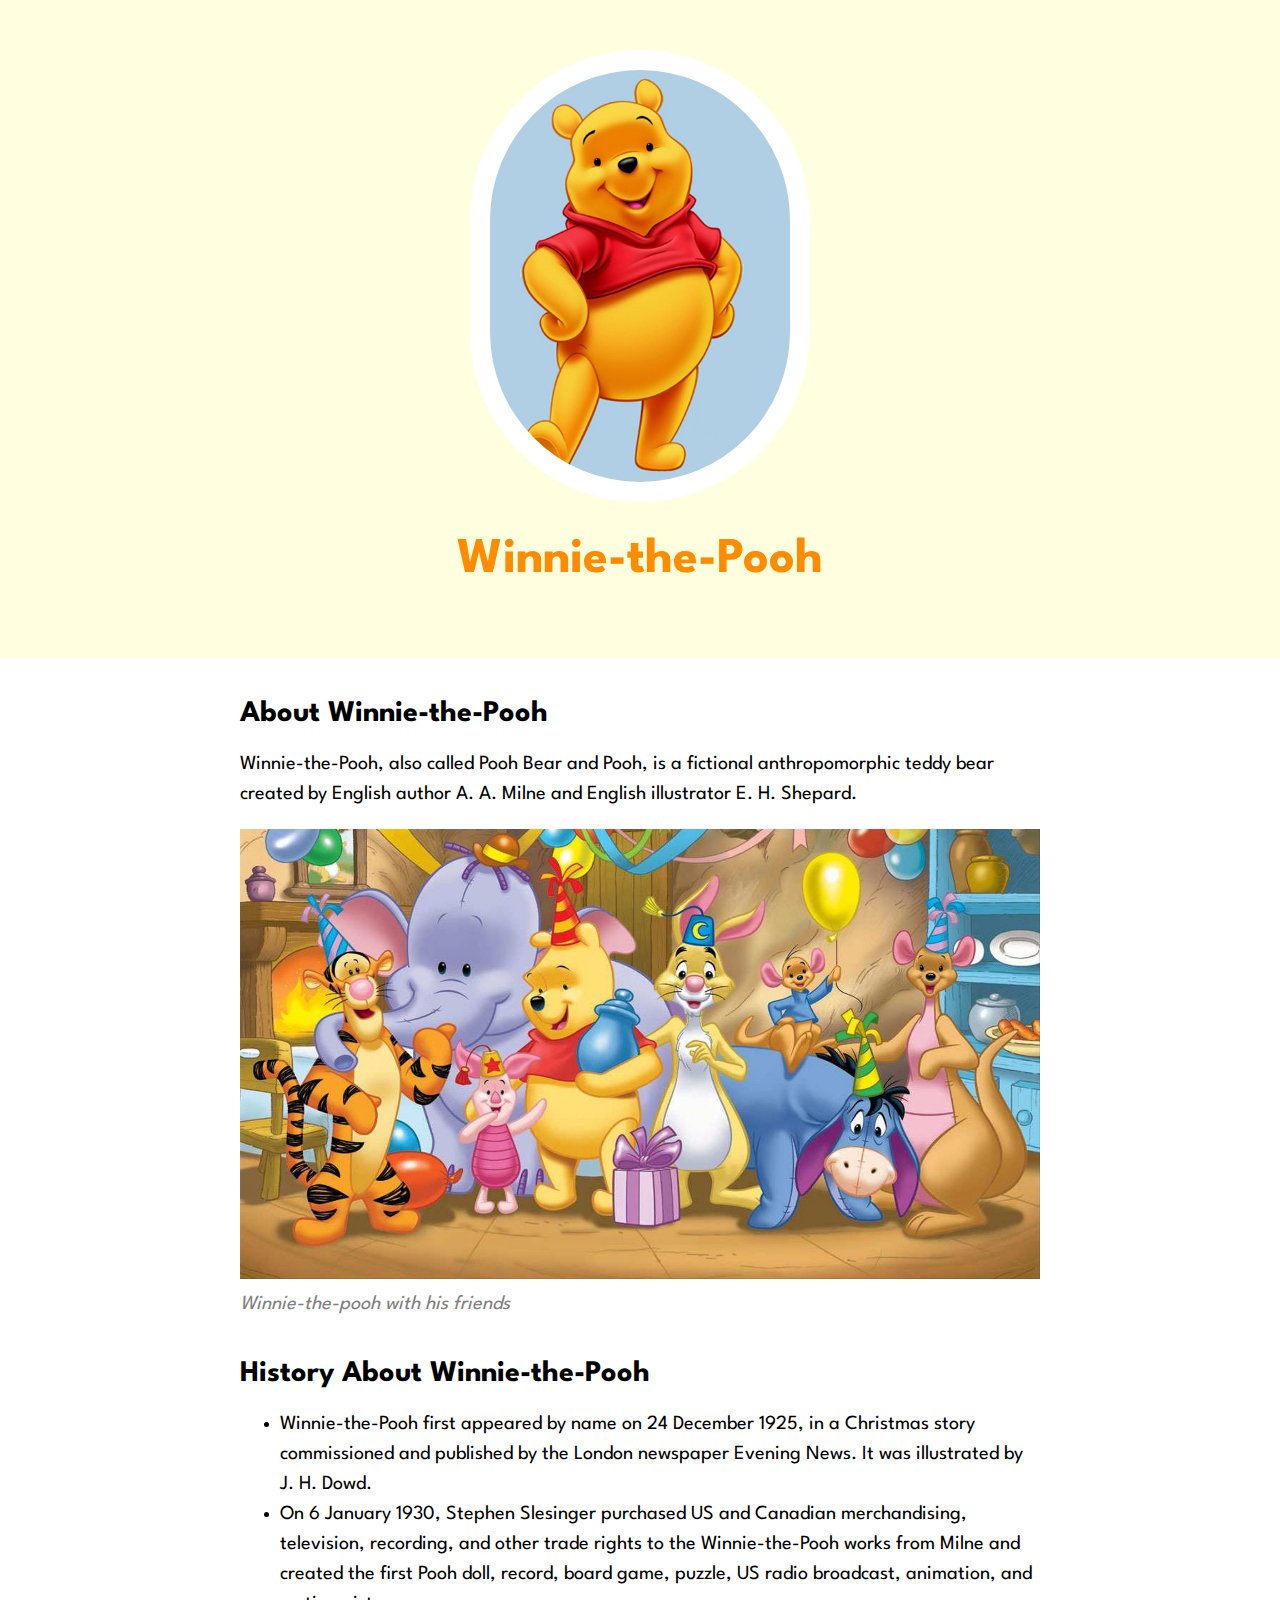
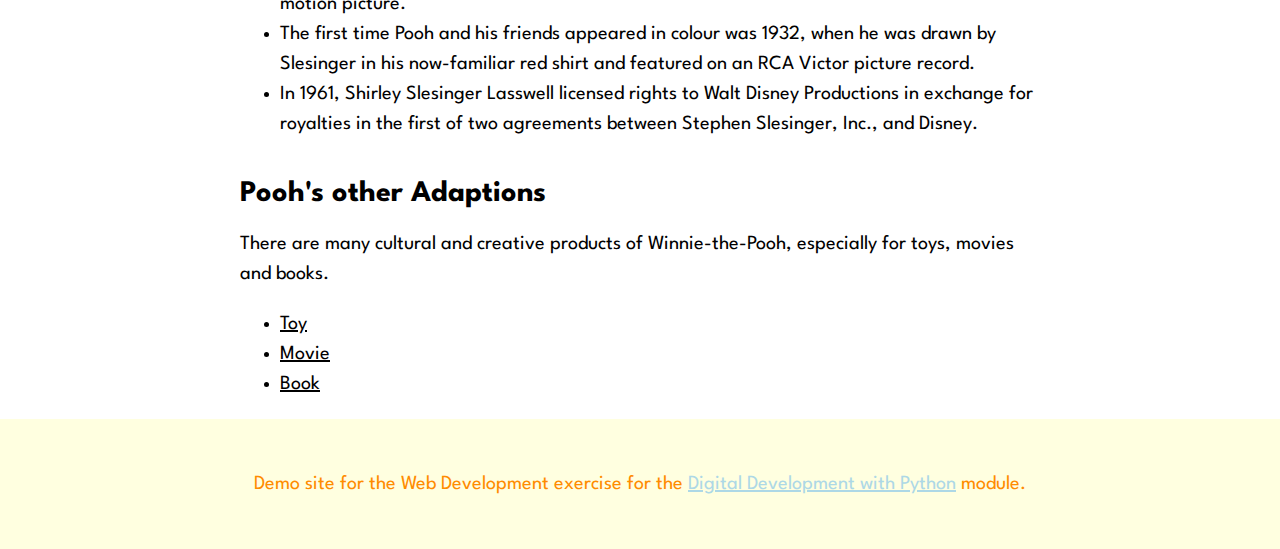
<file: index.html>
<!DOCTYPE html>
<html>
<head>
	<meta charset="utf-8">
	<meta name="viewport" content="width=device-width, initial-scale=1">
	<title>Winnie-the-Pooh</title>
	<link rel="icon" href="static/images/Winnie-the-Pooh.jpg">
	<link rel="preconnect" href="https://fonts.googleapis.com">
	<link rel="preconnect" href="https://fonts.gstatic.com" crossorigin>
	<link href="https://fonts.googleapis.com/css2?family=League+Spartan&display=swap" rel="stylesheet">
	<link rel="stylesheet" type="text/css" href="static/styles.css">
</head>
<body>

	<!-- Header section -->
	<header>
		<img src="static/images/Winnie-the-Pooh.jpg">
		<h1>Winnie-the-Pooh</h1>
	</header>

	<!-- Main section -->
	<main>
		<h2>About Winnie-the-Pooh</h2>
		<p>Winnie-the-Pooh, also called Pooh Bear and Pooh, is a fictional anthropomorphic teddy bear created by English author A. A. Milne and English illustrator E. H. Shepard.</p>
		<img src="static/images/Winnie-the-Pooh-Splash.jpg">
		<p class="caption">Winnie-the-pooh with his friends</p>

		<!-- History -->
		<h2>History About Winnie-the-Pooh</h2>
		<ul>
			<li>Winnie-the-Pooh first appeared by name on 24 December 1925, in a Christmas story commissioned and published by the London newspaper Evening News. It was illustrated by J. H. Dowd.</li>
			<li>On 6 January 1930, Stephen Slesinger purchased US and Canadian merchandising, television, recording, and other trade rights to the Winnie-the-Pooh works from Milne and created the first Pooh doll, record, board game, puzzle, US radio broadcast, animation, and motion picture.</li>
			<li>The first time Pooh and his friends appeared in colour was 1932, when he was drawn by Slesinger in his now-familiar red shirt and featured on an RCA Victor picture record. </li>
			<li>In 1961, Shirley Slesinger Lasswell licensed rights to Walt Disney Productions in exchange for royalties in the first of two agreements between Stephen Slesinger, Inc., and Disney.</li>
		</ul>

		<!-- Adaptions -->
		<h2>Pooh's other Adaptions</h2>
		<p>There are many cultural and creative products of Winnie-the-Pooh, especially for toys, movies and books.</p>
		<ul>
			<li><a href="https://www.shopdisney.co.uk/disney/movies/winnie-the-pooh-and-friends" target="_blank">Toy</a></li>
			<li><a href="https://www.youtube.com/watch?v=uNdvn0qGMu0" target="_blank">Movie</a></li>
			<li><a href="https://www.waterstones.com/series/winnie-the-pooh" target="_blank">Book</a></li>		
		</ul></a>
	</main>

	<!-- Footer section -->
	<footer>
		<p>Demo site for the Web Development exercise for the <a href="https://courses.warwick.ac.uk/modules/2021/WM9A4-15" target="_blank">Digital Development with Python</a> module.</p>
	</footer>
</body>
</html>
</file>
<file: static/styles.css>
body {
	margin: 0;
	font-family: 'League Spartan', sans-serif;
	font-size: 20px;
	line-height: 30px;
}

/*Header section*/

header{
	background-color: lightyellow;
	text-align: center;
	padding-top: 50px;
	padding-bottom: 50px;
}

header h1{
	color:  darkorange;
	font-size: 50px;
}

header img{
	border-radius: 170px;
	width: 300px;
	border: 20px solid white;
}

/*Main section*/
main{
	max-width: 800px;
	margin: 0 auto;
	padding: 0 20px;
}

main img{
	max-width: 100%;
}

main h2{
	font-size: 30px;
	margin: 40px 0 10px;
}

main a{
	color: black;
}

main a:hover{
	background-color: black;
	color: white;
}

p.caption{
	margin-top: 0;
	color:  grey;
	font-style: italic;
	font-size: 20px;
}

/*Footer section*/

footer{
	background-color: lightyellow;
	text-align: center;
	padding: 50px;
}

footer p{
	margin: 0;
	color:  darkorange;
	font-size: 20px;
}

footer a{
	color: lightblue;
}

footer a:hover{
	background-color: white;
	color: darkorange;
}
</file>
